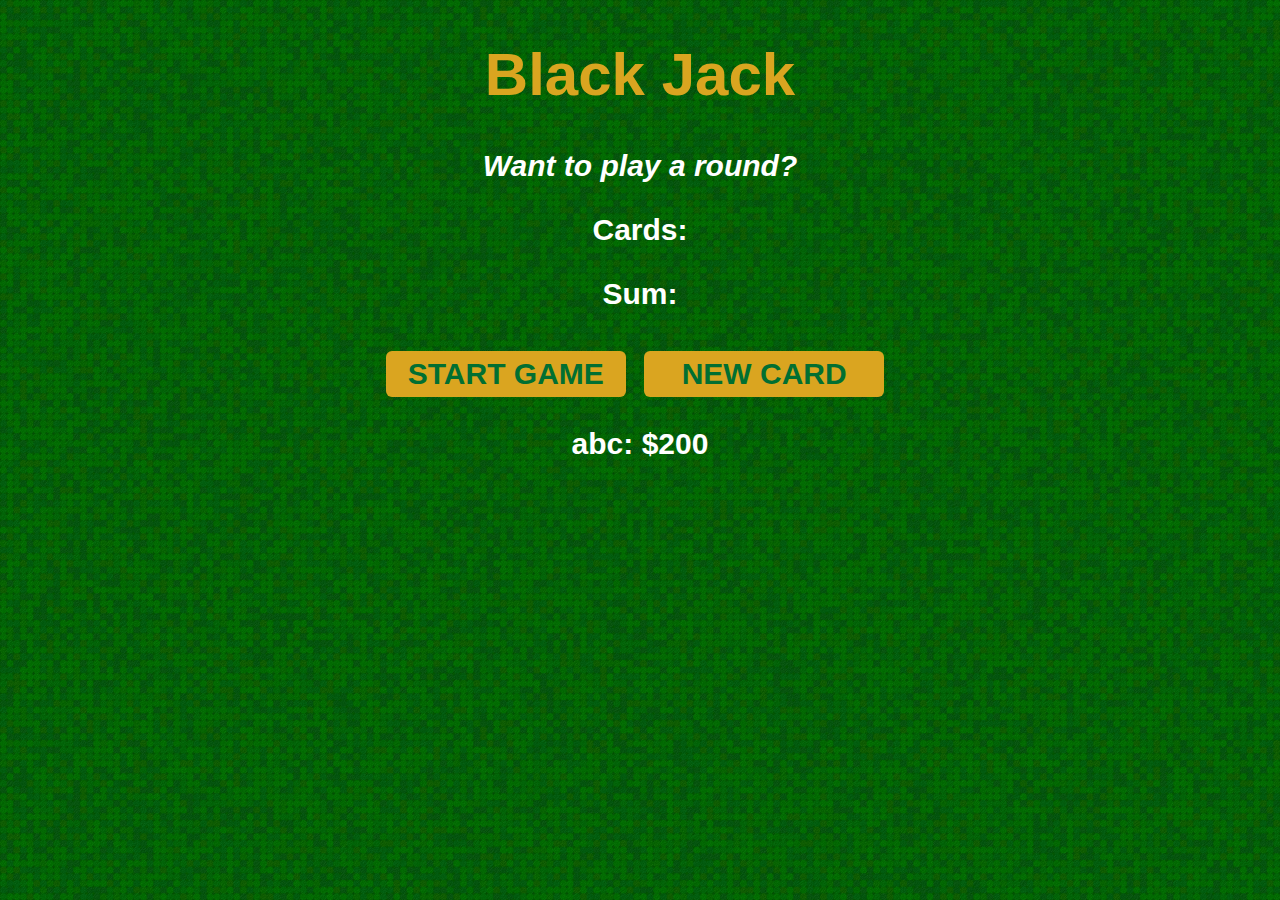
<file: Black Jack Game/index.html>
<!DOCTYPE html>
<html>
  <head>
    <title>Black Jack Game</title>
    <link rel="stylesheet" href="index.css">
  </head>
  <body>
    <h1>Black Jack</h1>
    <p id="message-el">Want to play a round?</p>
    <p id="cards-el"> Cards: </p>
    <p id="sum-el"> Sum: </p>
    <button id="start-game-button" onclick="startGame()">START GAME</button>
    <button id="new-card-button" onclick="newCard()">NEW CARD</button>
    <p id="player-el"></p>
    <script src="index.js"></script>
  </body>
</html>
</file>
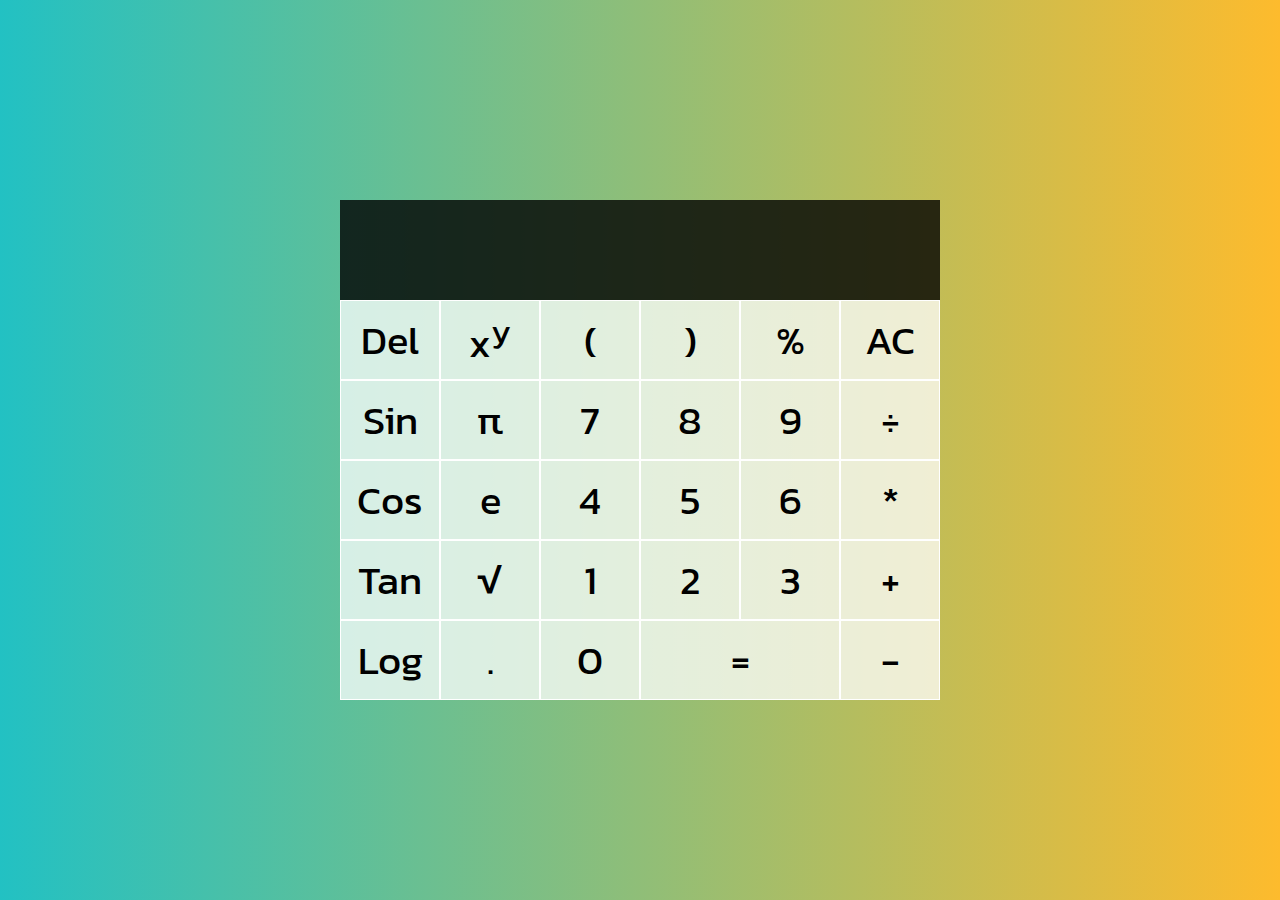
<file: Calculator/index.html>
<!DOCTYPE html>
<html>
  <head>
    <title>Calculator</title>
    <link rel="preconnect" href="https://fonts.googleapis.com">
    <link rel="preconnect" href="https://fonts.gstatic.com" crossorigin>
    <link href="https://fonts.googleapis.com/css2?family=Kanit:wght@400;700&family=Roboto:wght@400;500;700&display=swap" rel="stylesheet">
    <link rel="stylesheet" href="index.css">
  </head>
  <body>
    <div class="calculator-grid">
      <div class="output">
        <div data-previous-operand id="previous-operand"></div>
        <div data-current-operand id="current-operand"></div>
      </div>
      <button data-delete> Del </button>
      <button> x<sup>y</sup> </button>
      <button> ( </button>
      <button> ) </button>
      <button data-operation> % </button>
      <button data-all-clear> AC </button>
      <button> Sin </button>
      <button data-number> &#960; </button>
      <button data-number>7</button>
      <button data-number>8</button>
      <button data-number>9</button>
      <button data-operation> &#247; </button>
      <button> Cos </button>
      <button data-number>e</button>
      <button data-number>4</button>
      <button data-number>5</button>
      <button data-number>6</button>
      <button data-operation> * </button>
      <button> Tan </button>
      <button> &#8730; </button>
      <button data-number>1</button>
      <button data-number>2</button>
      <button data-number>3</button>
      <button data-operation> &#43; </button>
      <button> Log </button>
      <button data-number> &#46; </button>
      <button data-number>0</button>
      <button data-equals class="twospan"> &#61; </button>
      <button data-operation> - </button>
    </div>
    <script src="index.js"></script>
  </body>
</html>
</file>
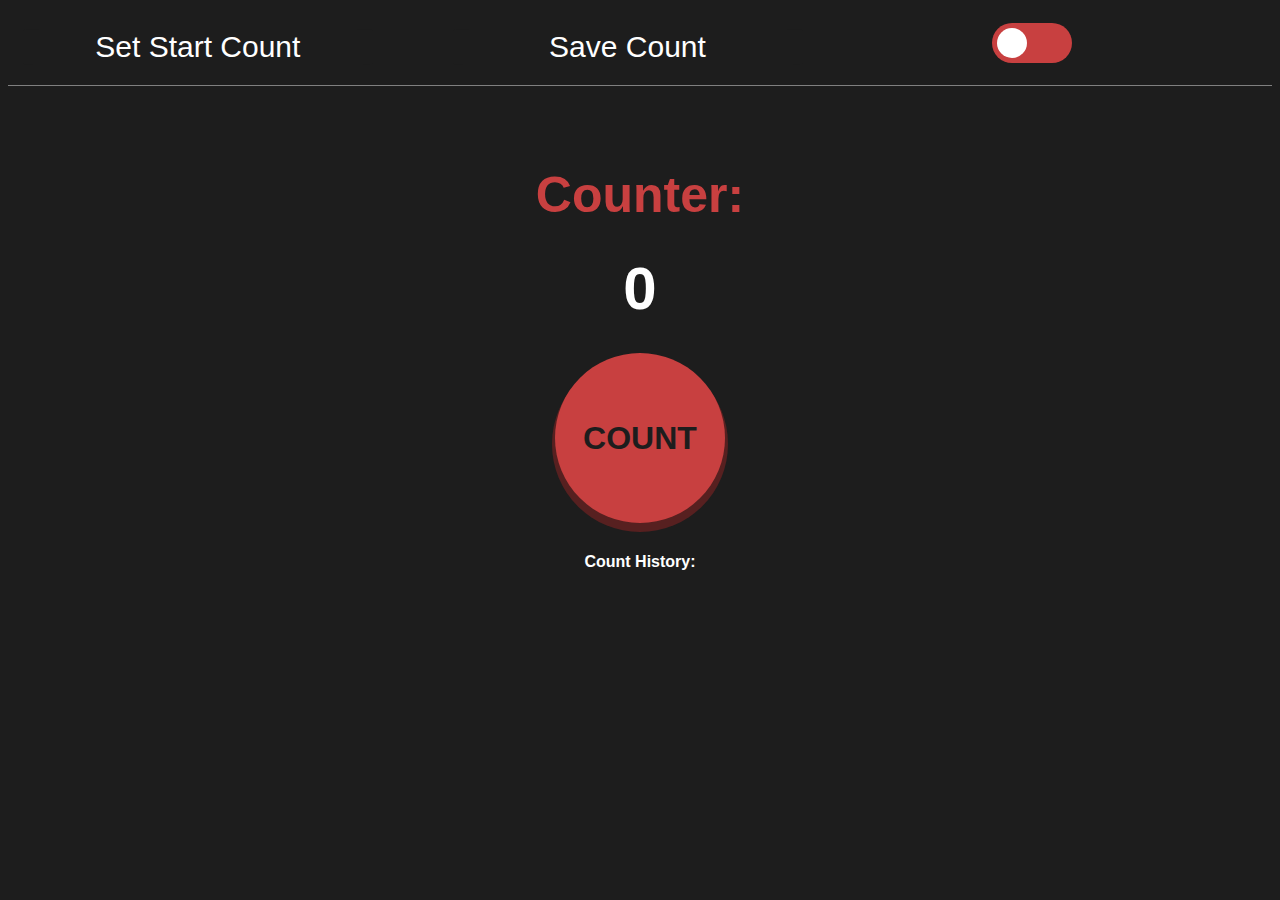
<file: Counting App/index.html>
<!DOCTYPE html>
<html>
  <head>
    <title>counter app</title>
    <link rel="stylesheet" href="index.css">
  </head>
  <body>
      <nav class="navigation-bar">
        <div class="left-nav">
          <button data-pop-up-target="#pop-up" id="set-start-btn">Set Start Count </button> 
        </div>
        <div class="middle-nav"> 
          <button id="save-btn">Save Count</button>
        </div>
        <div class="left-nav"> 
          <label class="switch">
            <input type="checkbox">
            <span class="slider"></span>
          </label>
        </div>
      </nav>
      <!--Set Start count popup window-->
      <div class="pop-up" id="pop-up">
        <div class="pop-up-header">
          <div class="pop-up-title">
            Set Start Count
          </div>
          <button data-close-button class="pop-up-cross">
            &times;
          </button>
        </div>
        <div class="pop-up-body">
          <input type="number" class="set-count-start-input" id="start-input" value="0">
          <button class="check-mark" id="check-mark"> &#10003;</button>
        </div>  
      </div>
      <div id="overlay"> </div>
      <h1>Counter:</h1>
      <h2 id="count-el">0</h2>
      <button id="increment-btn">COUNT</button>
      <p id="save-el">Count History: </p>
      <script src="index.js"> </script>
  </body>
</html>
</file>
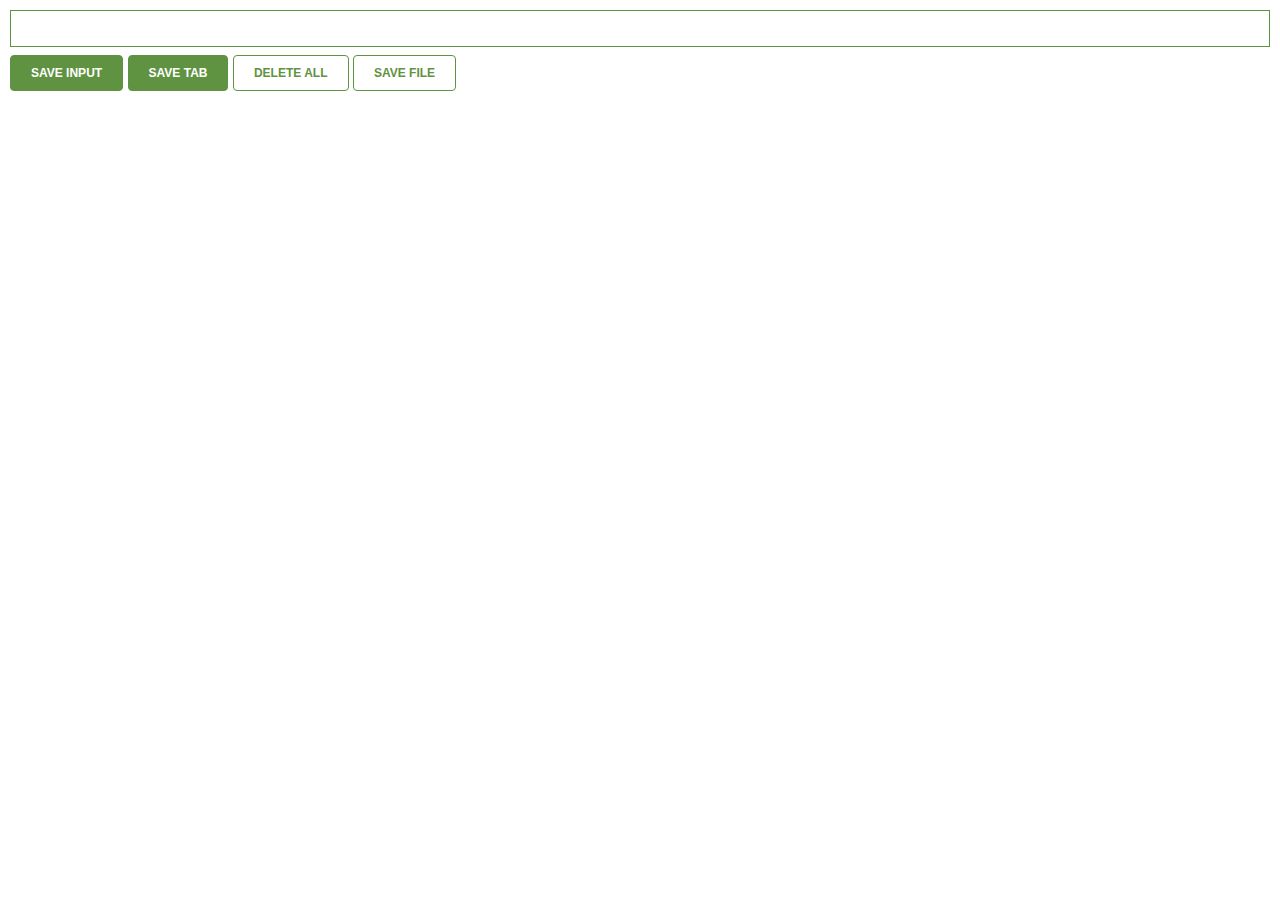
<file: Lead Tracker/index.html>
<!DOCTYPE html>
<html>
  <head>
    <link rel="stylesheet" href="index.css">
  </head>
  <body>
    <input type="text" id="input-el" >
    <button id="input-btn">SAVE INPUT</button>
    <button id="savetab-btn">SAVE TAB</button>
    <button id="delete-btn">DELETE ALL</button>
    <button id="savefile-btn">SAVE FILE</button>
    <ul id="ul-el"></ul>
    <script src="index.js"></script>
  </body>
</html>
</file>
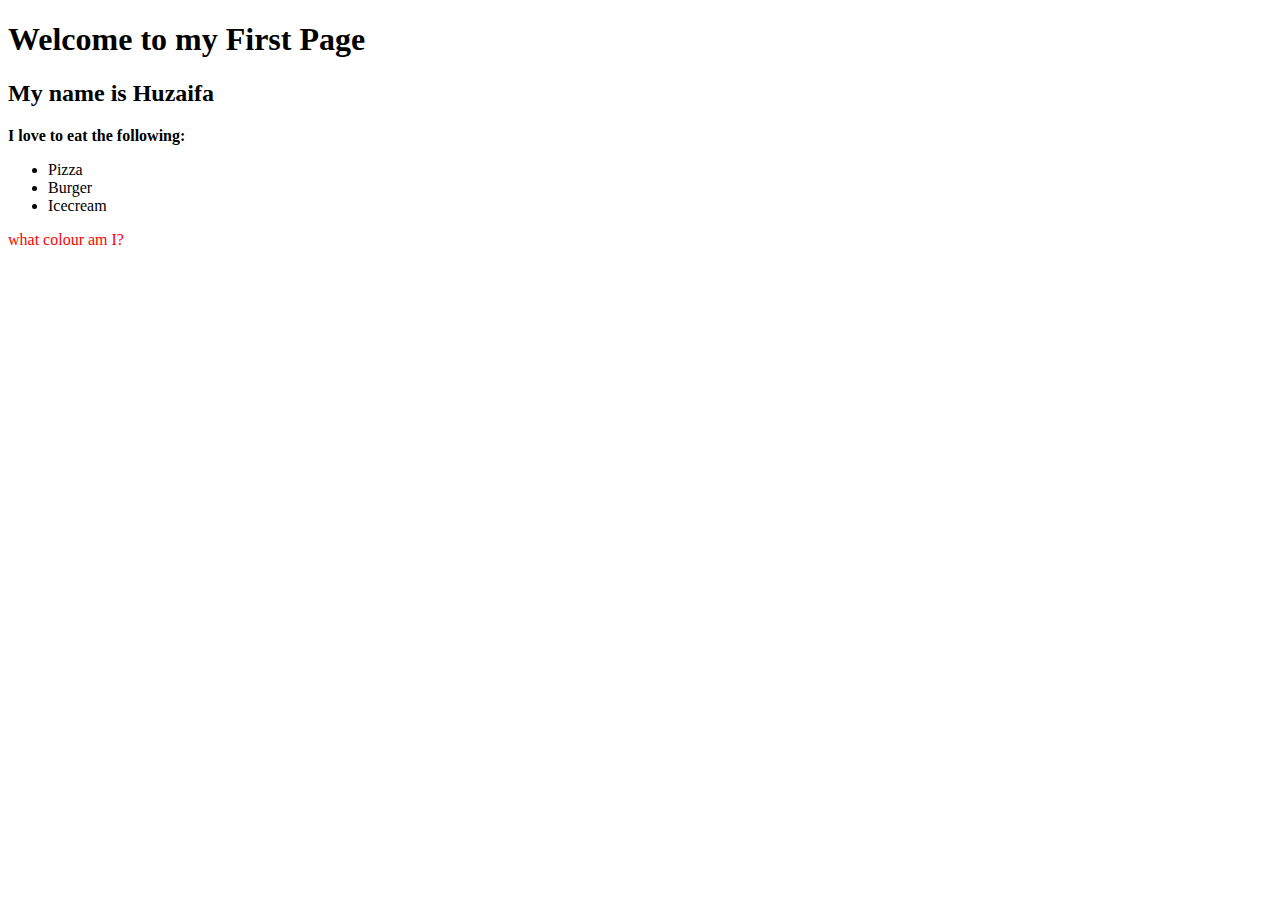
<file: Random Practice/index.html>
<!DOCTYPE html>
<html>
  <head>
    <title>Practice webpage</title>
    <link rel="stylesheet" href="styles/text.css">
  </head>
  <body>  
    <h1>
      Welcome to my First Page
    </h1>
    <h2>
      My name is Huzaifa
    </h2>
    <p> 
      <strong> 
        I love to eat the following: 
      </strong> 
    </p>
    <ul>
       <li>Pizza</li>
       <li>Burger</li>
       <li>Icecream</li>
    </ul>
    <a class="changemeagain changeme">what colour am I?</a>
  </body>
</html>
</file>
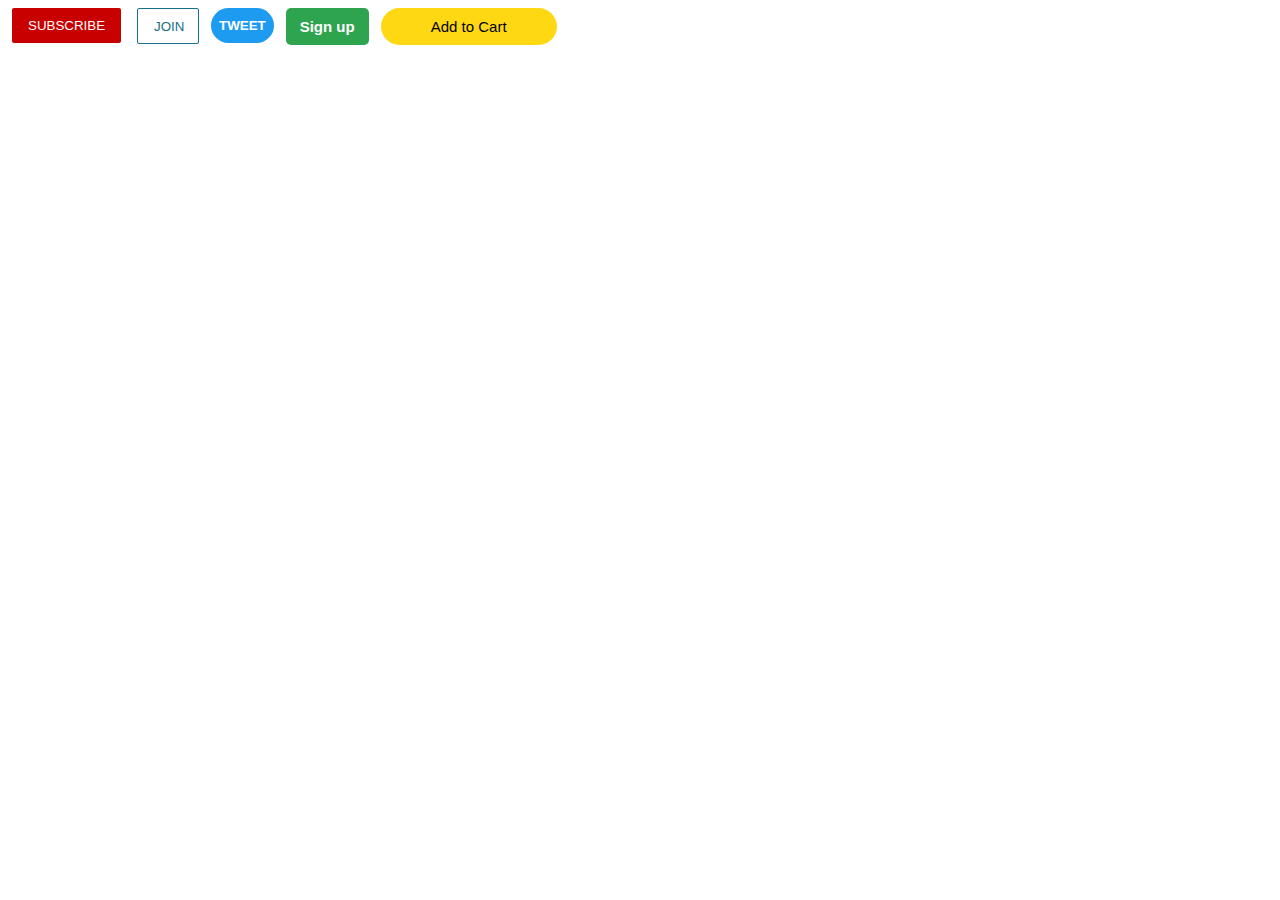
<file: Random Practice/buttons.html>
<!DOCTYPE html>
<html>
  <head>
    <title>buttons practice</title>
    <link rel="stylesheet" href="styles\buttons.css">
  </head>
  <body>
    <button class="subscribe-button">
      SUBSCRIBE
    </button>
    <button class="join-button">
      JOIN
    </button>
    <button class="tweet-button">
      TWEET
    </button>
    <button class="sign-up-button">
      Sign up 
    </button>
    <button class="amazon-button">
      Add to Cart  
    </button>
  </body>
</html>
</file>
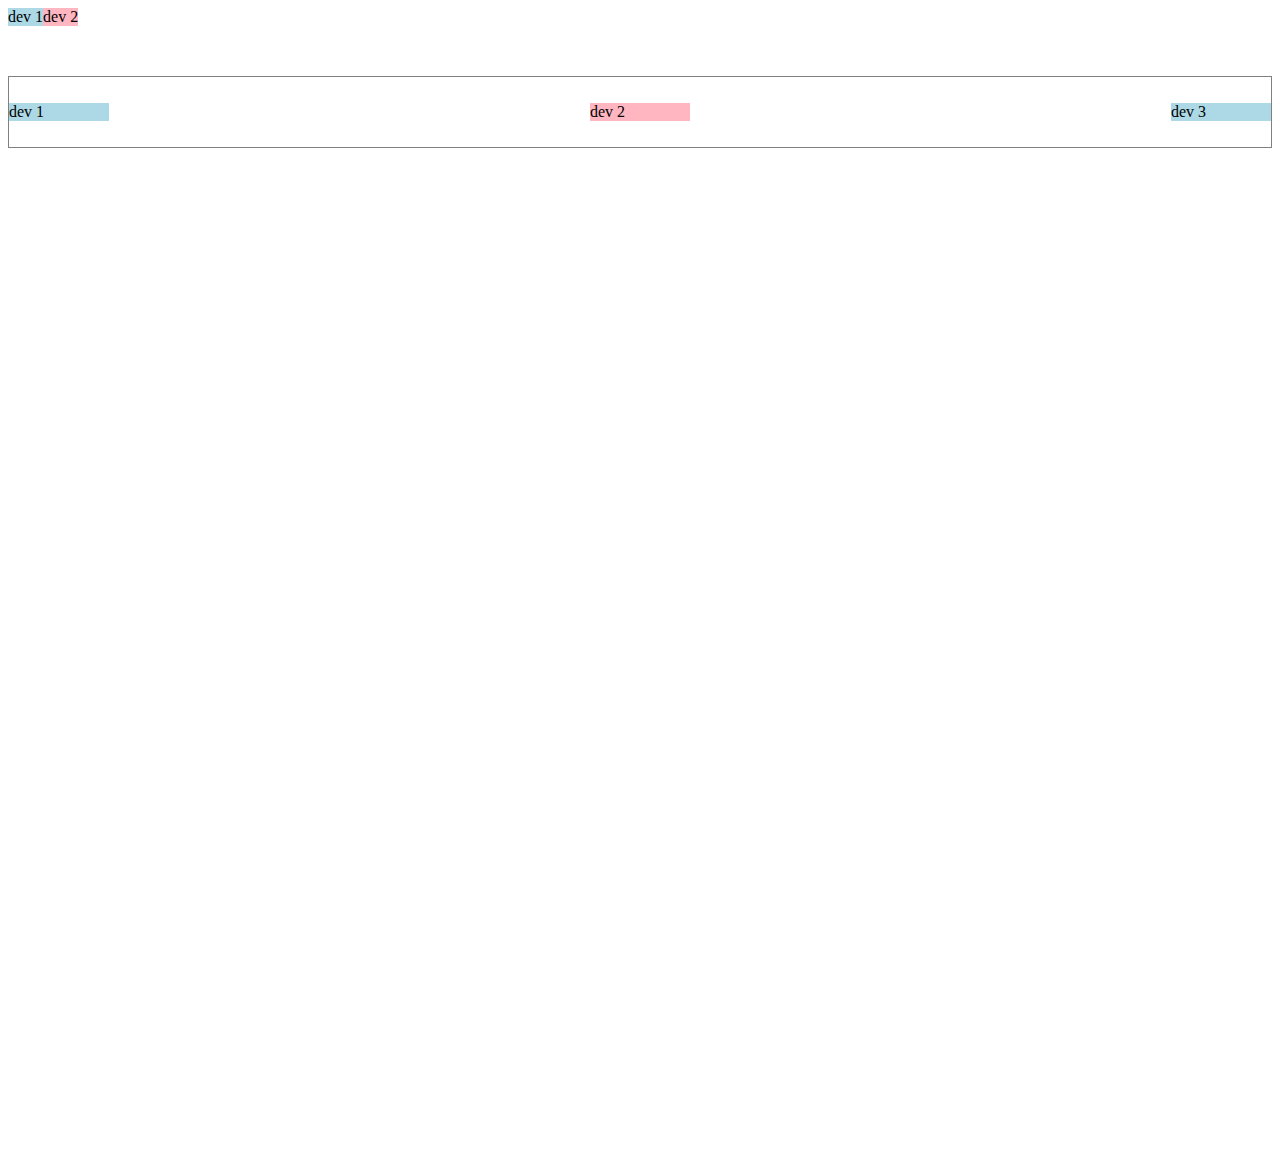
<file: Random Practice/flexbox.html>
<!DOCTYPE html>
<html>
  <head>
    <title>Flexbox practice</title>
  </head> 
  <body style="padding-bottom: 1000px;">
    <div style="
      display:flex;
      flex-direction: row;">
      <div style="background-color: lightblue;"> dev 1 </div>
      <div style="background-color: lightpink;"> dev 2 </div>
    </div>

    <div style="
      display:flex;
      flex-direction: row;
      height: 70px;
      border-width: 1px;
      border-style: solid;
      border-color: grey;
      margin-top: 50px;
      align-items: center;
      justify-content: space-between;">
      <div style="background-color: lightblue;
      width: 100px;"> dev 1 </div>
      <div style="background-color: lightpink;
      width: 100px;"> dev 2 </div>
      <div style="background-color: lightblue;
      width: 100px;"> dev 3 </div>
    </div>
  </body>
</html>
</file>
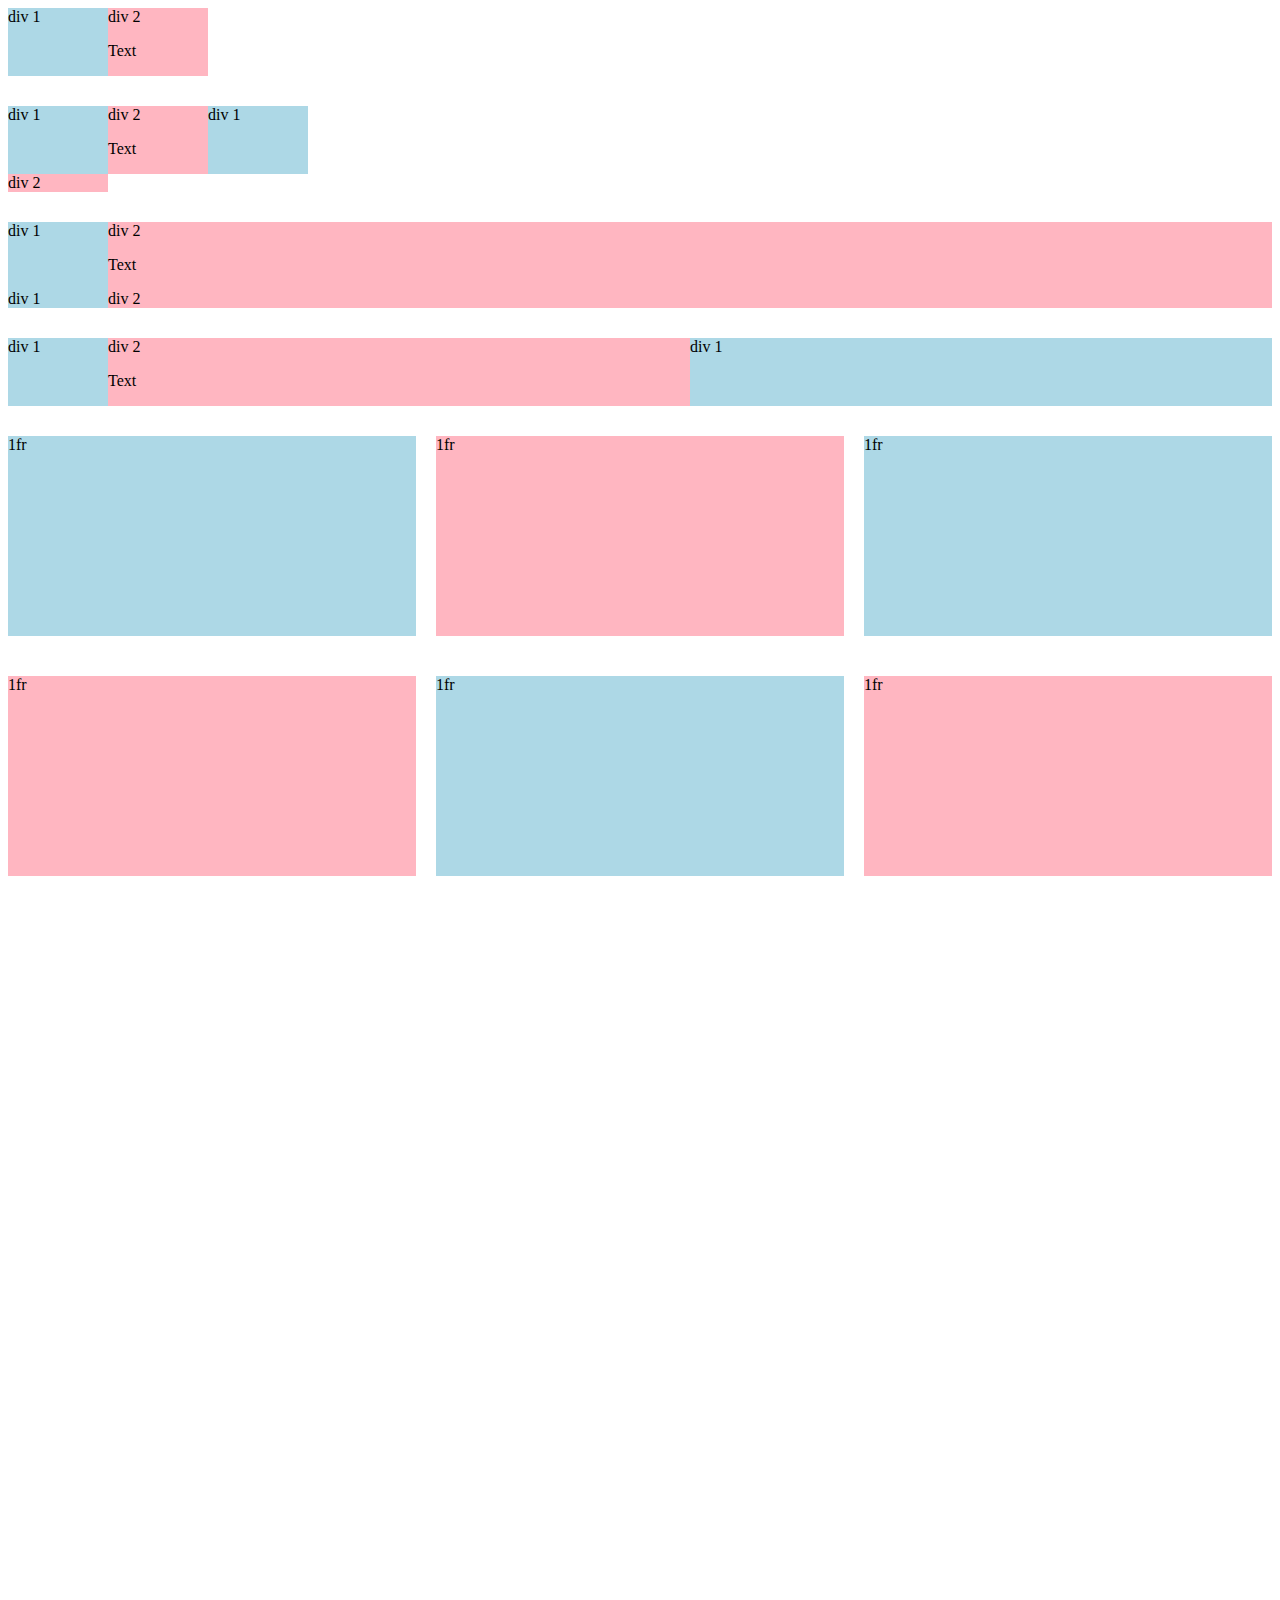
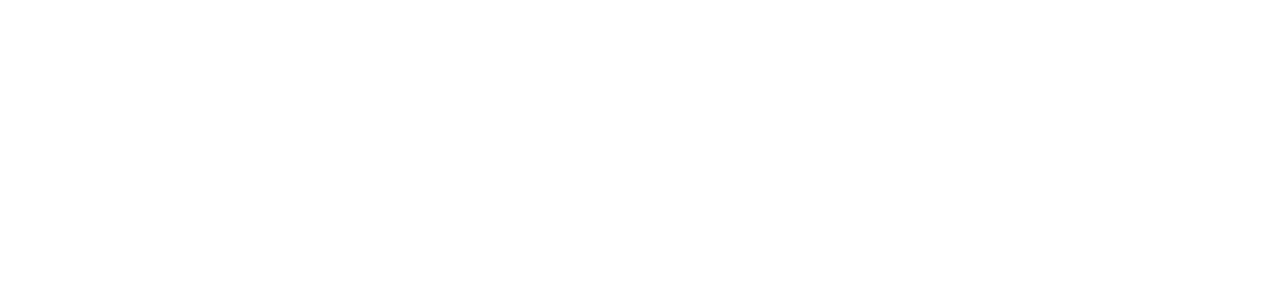
<file: Random Practice/grid.html>
<!DOCTYPE html>
<html>
  <head>
    <title>Grid Practice</title>
  </head>
  <body style="padding-bottom: 1000px;">
    <div style="
      display: grid;
      grid-template-columns: 100px 100px;">
      <div style="background-color: lightblue;">div 1</div>
      <div style="background-color: lightpink;">div 2<p> Text </p></div>
    </div>
    <div style="
    display: grid;
    grid-template-columns: 100px 100px 100px;
    margin-top: 30px;">
    <div style="background-color: lightblue;">div 1</div>
    <div style="background-color: lightpink;">div 2<p> Text </p></div>
    <div style="background-color: lightblue;">div 1</div>
    <div style="background-color: lightpink;">div 2</div>
  </div>

  <div style="
    display: grid;
    grid-template-columns: 100px 1fr ;
    margin-top: 30px;">
    <div style="background-color: lightblue;">div 1</div>
    <div style="background-color: lightpink;">div 2<p> Text </p></div>
    <div style="background-color: lightblue;">div 1</div>
    <div style="background-color: lightpink;">div 2</div>
  </div>

  <div style="
    display: grid;
    grid-template-columns: 100px 1fr 1fr;
    margin-top: 30px;">
    <div style="background-color: lightblue;">div 1</div>
    <div style="background-color: lightpink;">div 2<p> Text </p></div>
    <div style="background-color: lightblue;">div 1</div>
  </div>

  <div style="
    display: grid;
    grid-template-columns: 1fr 1fr 1fr;
    margin-top: 30px;
    column-gap: 20px;
    row-gap: 40px;">
    <div style="height: 200px; background-color: lightblue;">1fr</div>
    <div style="height: 200px; background-color: lightpink;">1fr</div>
    <div style="height: 200px; background-color: lightblue;">1fr</div>
    <div style="height: 200px; background-color: lightpink;">1fr</div>
    <div style="height: 200px; background-color: lightblue;">1fr</div>
    <div style="height: 200px; background-color: lightpink;">1fr</div>
  </div>
  </body>
</html>
</file>
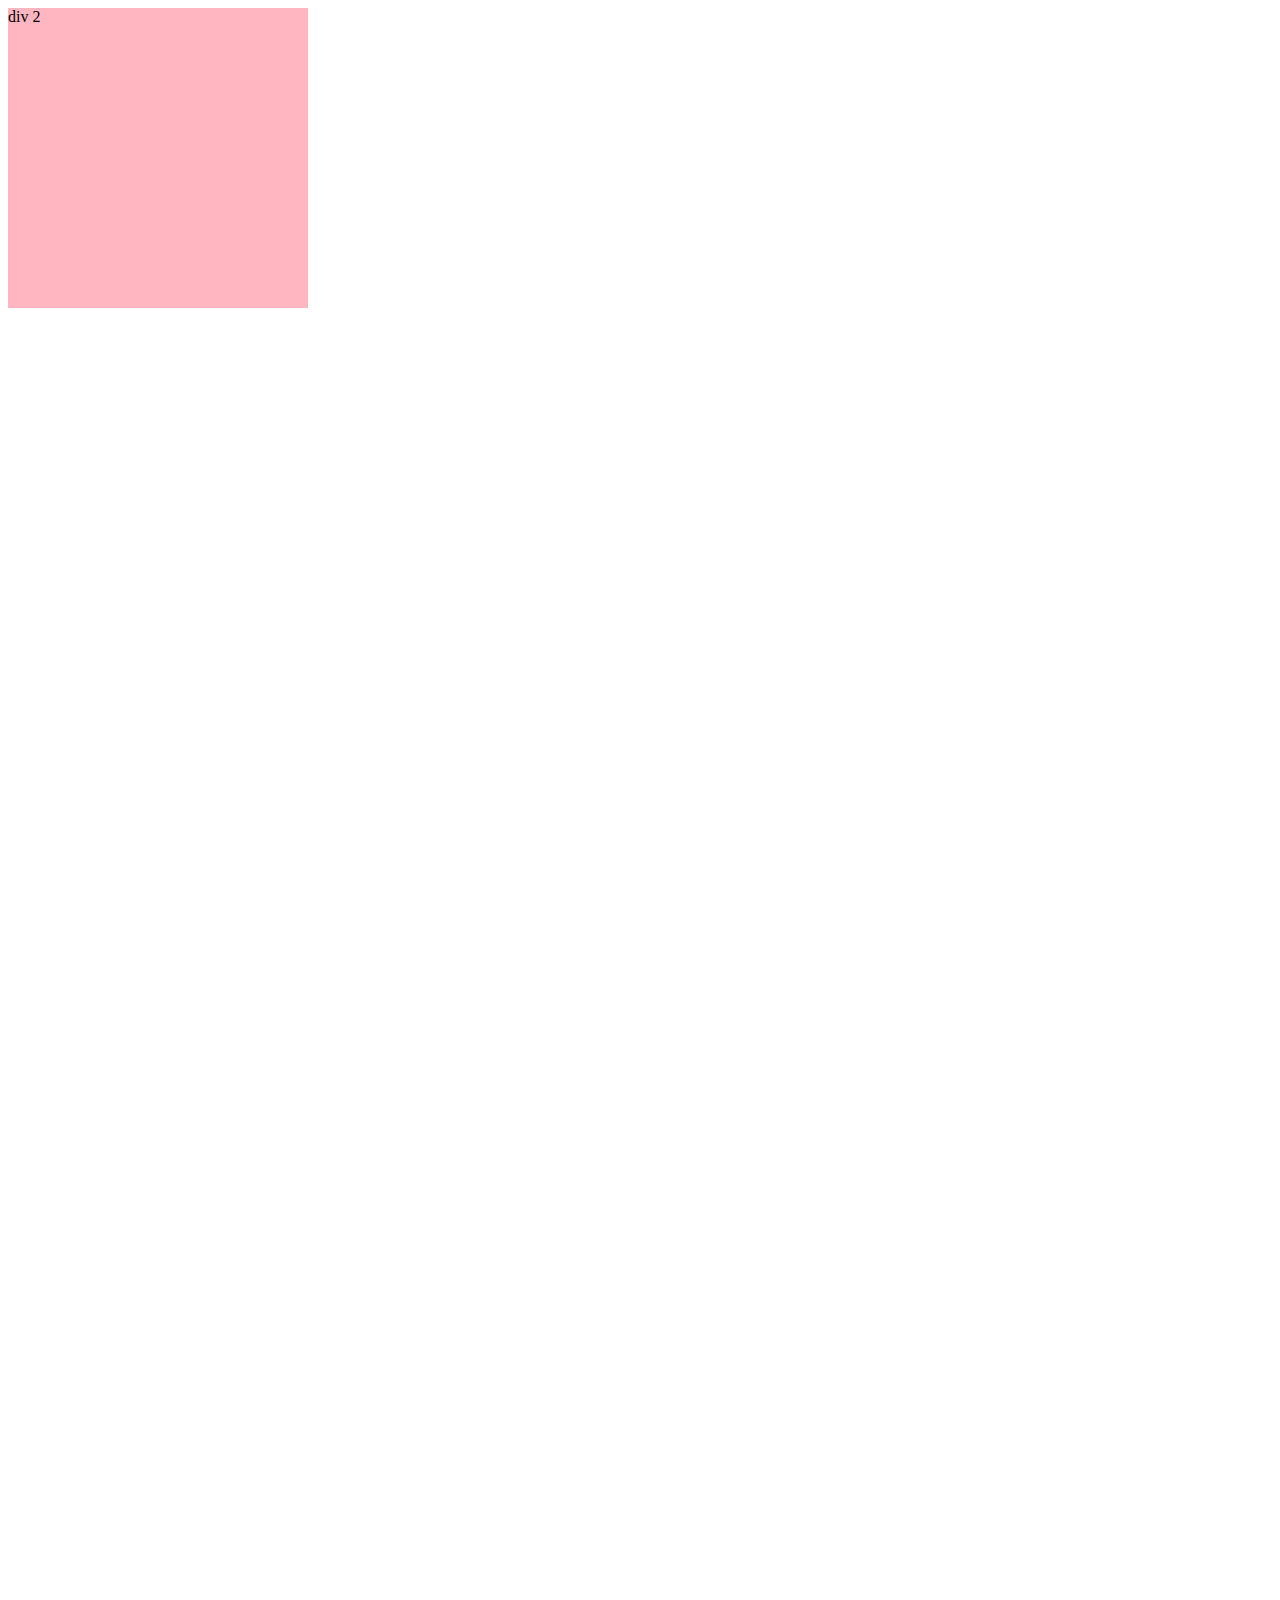
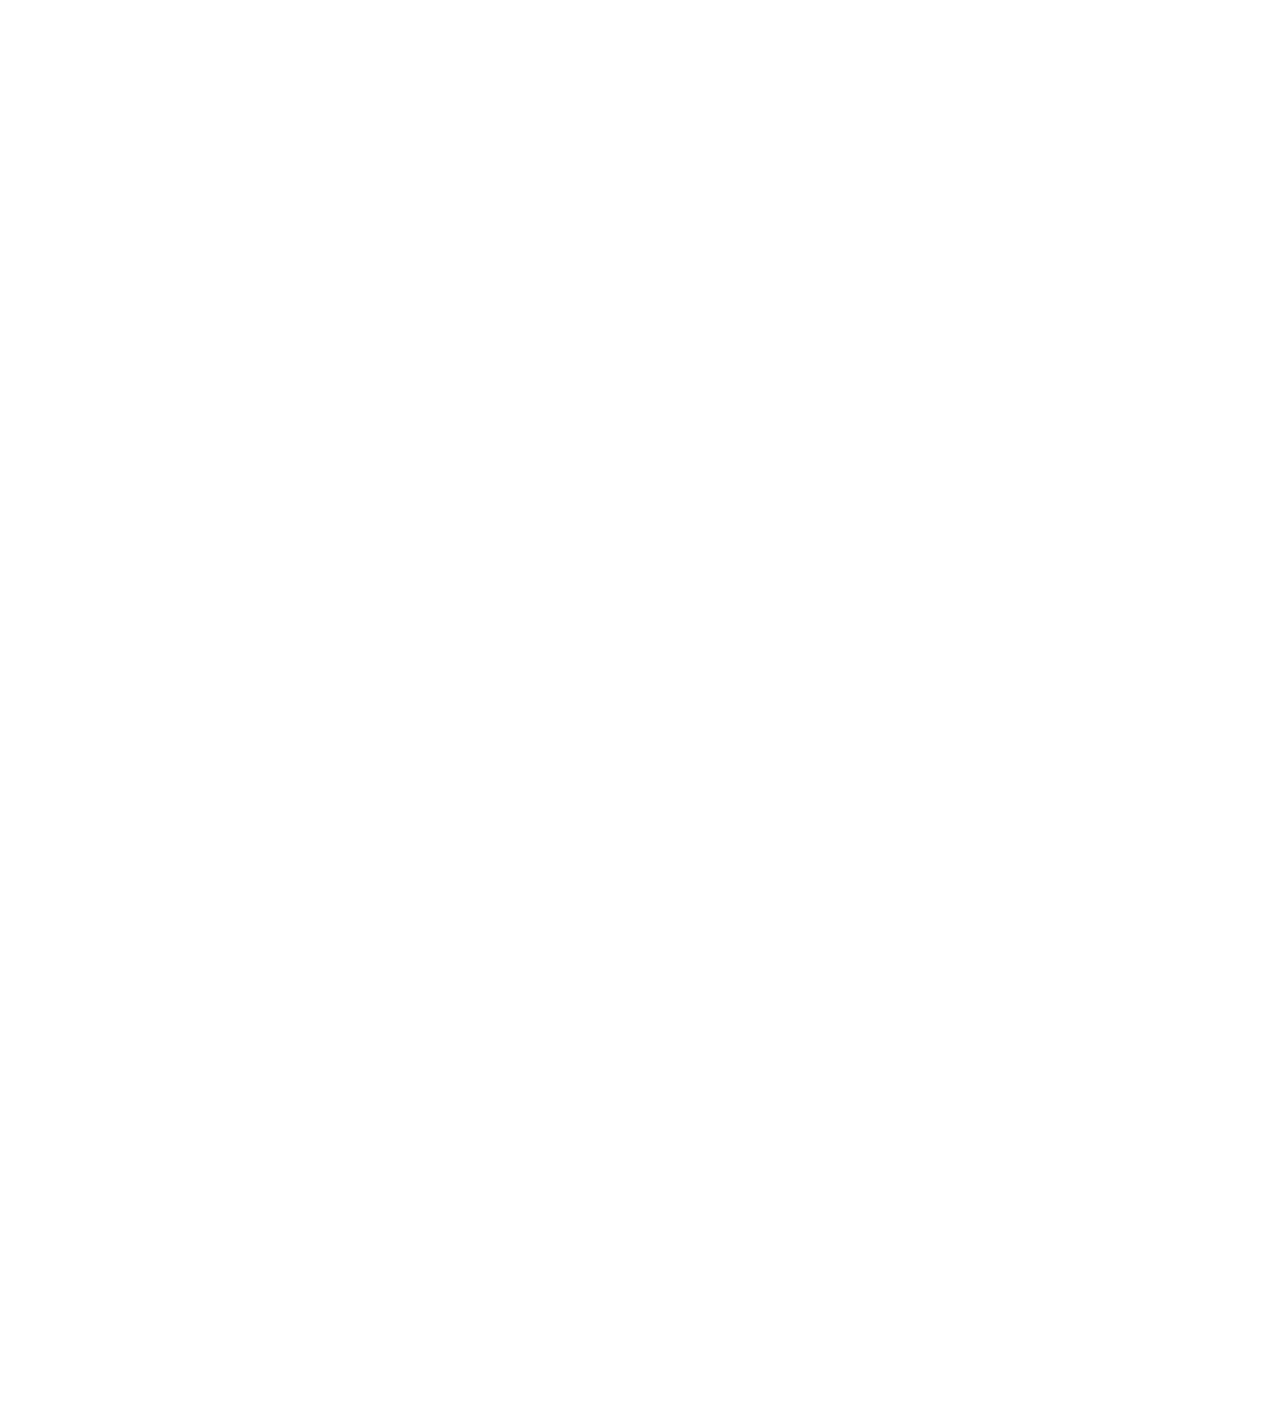
<file: Random Practice/positions.html>
<!DOCTYPE html>
<html>
  <head>
    <title>position practice</title>
  </head>
  <body style="height: 3000px;">
    <div style="
      background-color: lightblue;
      height: 300px;
      width: 300px;
      position: fixed">div 1</div>
    <div style="
    background-color: lightpink;
    height: 300px;
    width: 300px;
    position: fixed">div 2</div>
  </body>
</html>
</file>
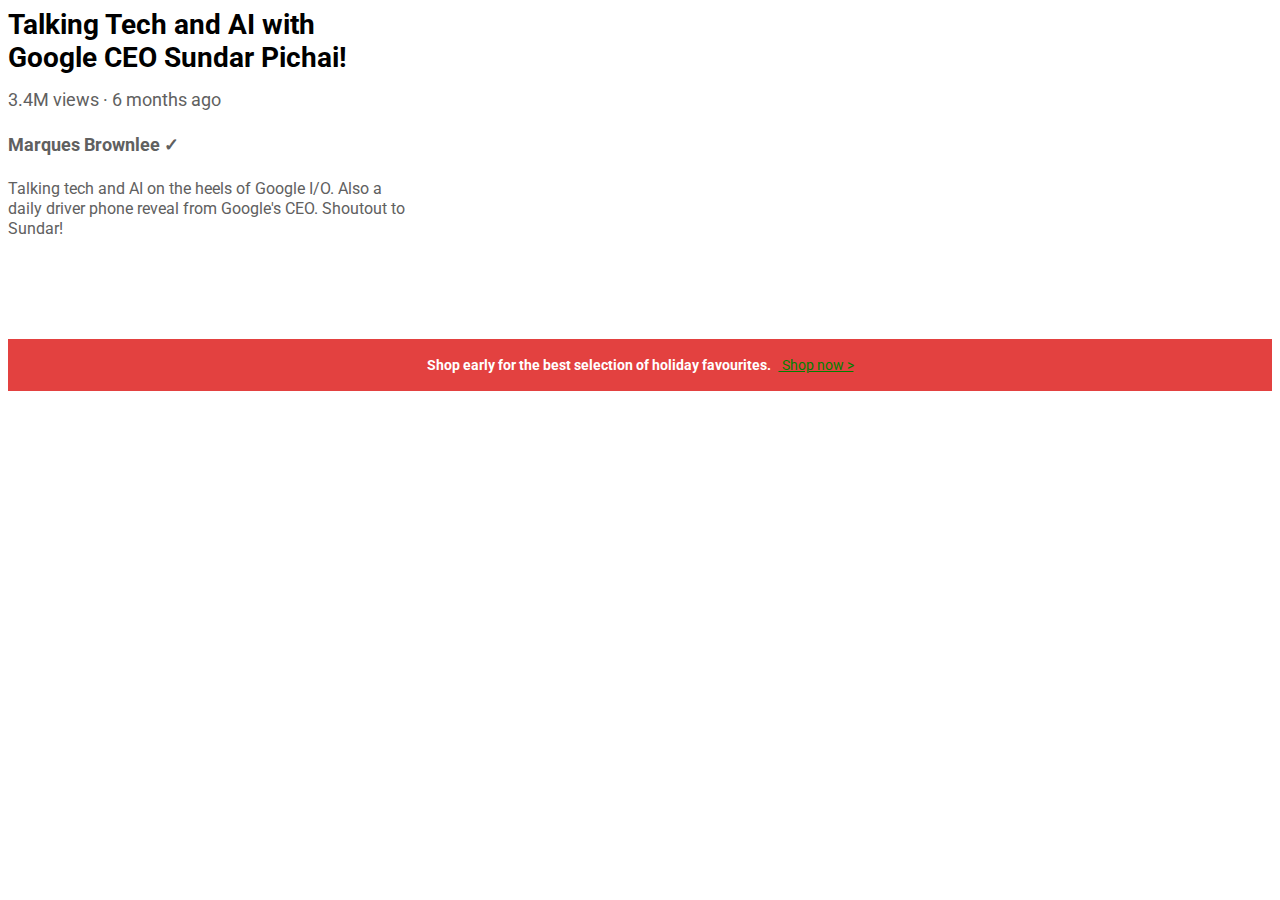
<file: Random Practice/text.html>
<!DOCTYPE html>
<html>
  <head>
    <title>text practice</title>
    <link rel="preconnect" href="https://fonts.googleapis.com">   
    <link rel="preconnect" href="https://fonts.gstatic.com" crossorigin>
    <link href="https://fonts.googleapis.com/css2?family=Roboto:wght@400;700&display=swap" rel="stylesheet">
    <link rel="stylesheet" href="styles/text.css">
  </head>
  <body>  
    <p class="video-title">
      Talking Tech and AI with Google CEO Sundar Pichai!
    </p>
    <p class="video-stats">
      3.4M views &#183; 6 months ago
    </p>
    <p class="video-author">
      Marques Brownlee &#10003;
    </p>
    <p class="video-description">
      Talking tech and AI on the heels of Google I/O. 
      Also a daily driver phone reveal from Google's CEO. 
      Shoutout to Sundar!
    </p>
    <p class="apple-text">
      <strong>Shop early for the best selection of holiday favourites.</strong><a href="https://www.youtube.com/watch?v=G3e-cpL7ofc&list=PLf-NBcPVX0GQdYIIPupx1kd0kxTRm7YyA&index=3"><span class="shop-now"> Shop now &#62;</span></a>
    </p>
  </body>
</html>
</file>
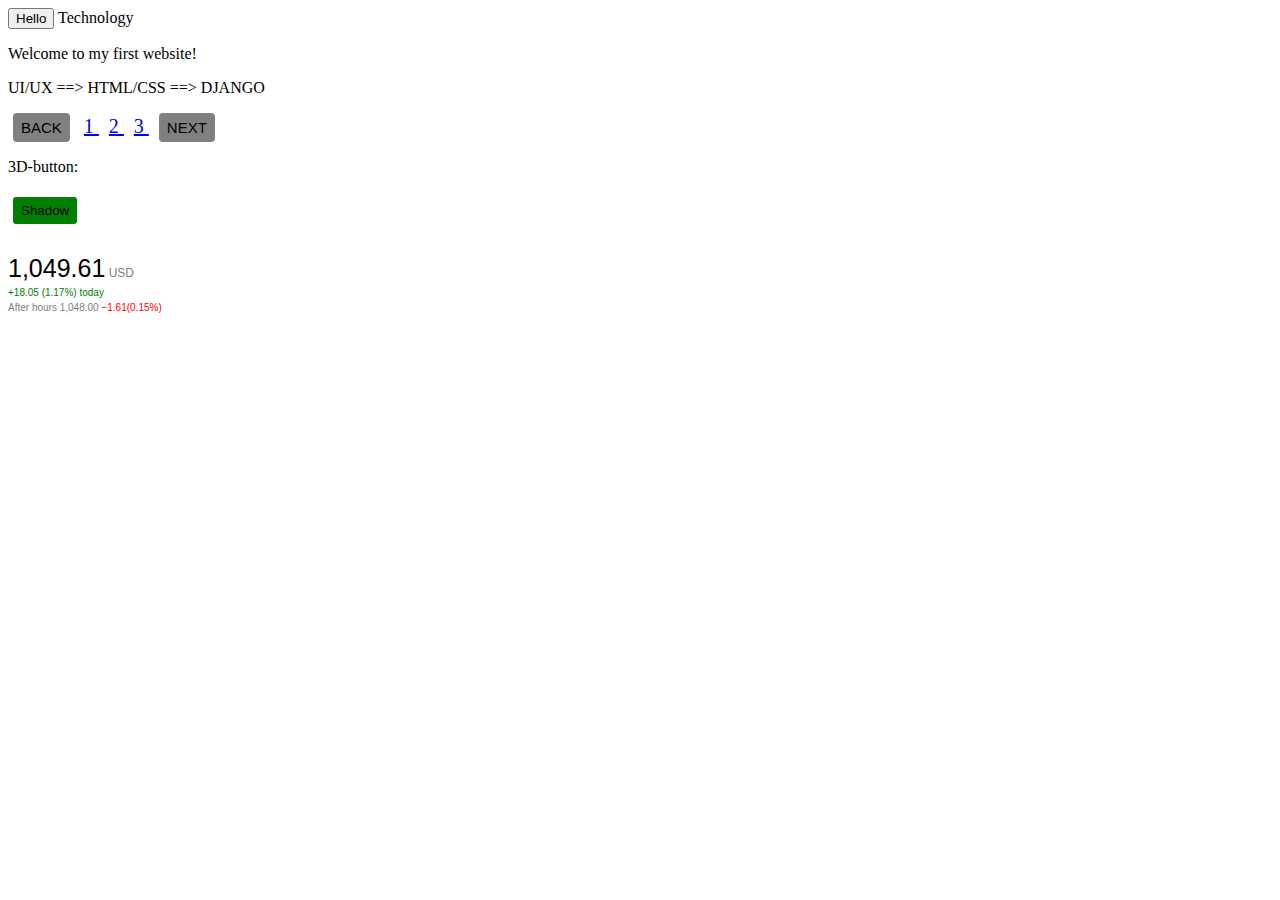
<file: Random Practice/webpage1.html>
<!DOCTYPE HTML>
<html>
    <head>
        <title>practice website</title>
        <link rel="stylesheet" href="styles/webpage1.css">
    </head>
    <body>
        <button>
            Hello
        </button>
        <buttons>    
            Technology
        </button>
        <p class="Text">
            Welcome to my first website!
        </p>
        <p>
            UI/UX ==> HTML/CSS ==> DJANGO
        </p>
        <button class="back-button">
            BACK
        </button>   
        <a href="https://www.youtube.com/" target="_blank">
            1
        </a>
        <a href="https://www.youtube.com/" target="_blank">
            2
        </a>
        <a href="https://www.youtube.com/" target="_blank">
            3
        </a>
        <button class="next-button">
            NEXT
        </button>
        <p>
            3D-button:
        </p>
        <button class="shadow-button">
            Shadow
        </button>
        <p class="title">
            1&#44;049&#46;61<span class="USD"> USD </span>
        </p>
        <p class="rate">
            &#43;18&#46;05 (1&#46;17&#37;) today    
        </p> 
        <p class="description">
            After hours 1&#44;048&#46;00 <span class="red-text"> &#8722;1&#46;61(0&#46;15&#37;)</span>
        </p>
    </body>
</html>
</file>
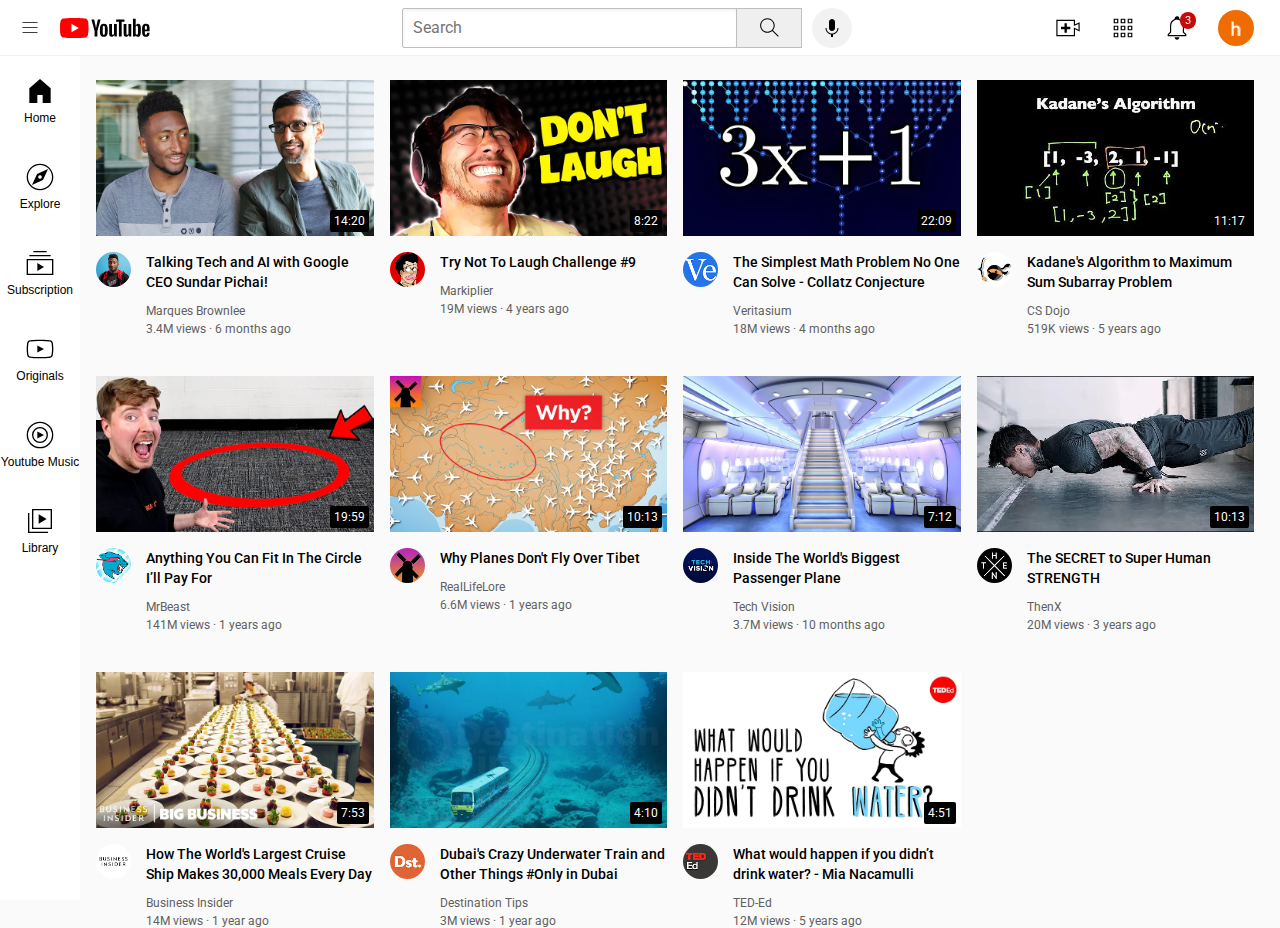
<file: Youtube Clone/youtube.html>
<!DOCTYPE html>
<html>
  <head>
    <title> Youtube.com clone </title>
    <link rel="preconnect" href="https://fonts.googleapis.com">
    <link rel="preconnect" href="https://fonts.gstatic.com" crossorigin>
    <link href="https://fonts.googleapis.com/css2?family=Roboto:wght@400;500;700&display=swap" rel="stylesheet">
    <link rel="stylesheet" href="styles/video.css">
    <link rel="stylesheet" href="styles/general.css">
    <link rel="stylesheet" href="styles/header.css">
    <link rel="stylesheet" href="styles/sidebar.css">
  </head>
  <body>
    <div class="header">
      <div class="left-section">
        <img class="hamburger-menu" src="icons/hamburger-menu.svg">
        <img class="youtube-logo" src="icons/youtube-logo.svg">
      </div>
      <div class="middle-section">
        <input class="search-box" type="text" placeholder="Search">
        <button class="search-button">
          <img class="search-icon" src="icons/search.svg">
          <div class="tooltip">Search</div>
        </button>
        <button class="voice-search-button">
          <img class="voice-search-icon" src="icons/voice-search-icon.svg">
          <div class="tooltip">Search with your voice</div>
        </button>
      </div>
      <div class="right-section">
        <div class="upload-icon-container">
          <img src="icons/upload.svg" class="upload-icon">
          <div class="tooltip">Create</div>
        </div>
        <div class="youtube-icon-container">
          <img src="icons/youtube-apps.svg" class="youtube-apps-icon">
          <div class="tooltip">youtube apps</div>
        </div>
        <div class="notification-icon-container">
          <div class="notification-count"> 3 </div>
          <img src="icons/notifications.svg" class="notification-icon">
          <div class="tooltip">view notifications</div>
        </div>
        <img src="channel-pictures/my-channel.jpeg" class="user-profile">
      </div>
    </div>
    <div class="sidebar">
      <div class="sidebar-link">
        <img src="icons/home.svg">
        <div>Home</div>
      </div>
      <div class="sidebar-link">
        <img src="icons/explore.svg">
        <div>Explore</div>
      </div>
      <div class="sidebar-link">
        <img src="icons/subscriptions.svg">
        <div>Subscription</div>
      </div>
      <div class="sidebar-link">
        <img src="icons/originals.svg">
        <div>Originals</div>
      </div>
      <div class="sidebar-link">
        <img src="icons/youtube-music.svg">
        <div>Youtube Music</div>
      </div>
      <div class="sidebar-link">
        <img src="icons/library.svg">
        <div>Library</div>
      </div>
    </div>
    <div class="video-grid">
      <div class="video-preview">
        <div class="thumbnail-row">
          <div class="video-time"> 14:20 </div>
          <img class="thumbnail" src="thumbnails/thumbnail-1.webp">
        </div>
        <div class="video-info-grid">
          <div class="channel-pictures">
            <img class="profile-picture" src="channel-pictures/channel-1.jpeg">    
          </div>
          <div class="video-info">
            <p class="video-title">
              Talking Tech and AI with Google CEO Sundar Pichai!
            </p> 
            <p class="video-author">
              Marques Brownlee
            </p>
            <p class="video-stats">
              3.4M views &#183; 6 months ago
            </p>
          </div>
        </div>
      </div>
      <div class="video-preview">
        <div class="thumbnail-row">
          <div class="video-time"> 8:22 </div>
          <img class="thumbnail" src="thumbnails/thumbnail-2.webp">
        </div>
        <div class="video-info-grid">
          <div class="channel-pictures">
            <img class="profile-picture" src="channel-pictures/channel-2.jpeg">    
          </div>
          <div class="video-info">
            <p class="video-title">
              Try Not To Laugh Challenge #9
            </p> 
            <p class="video-author">
              Markiplier
            </p>
            <p class="video-stats">
              19M views &#183; 4 years ago
            </p>
          </div>
        </div>
      </div>
      <div class="video-preview">
        <div class="thumbnail-row">
          <div class="video-time"> 22:09 </div>
          <img class="thumbnail" src="thumbnails/thumbnail-4.webp">
        </div>
        <div class="video-info-grid">
          <div class="channel-pictures">
            <img class="profile-picture" src="channel-pictures/channel-4.jpeg">    
          </div>
          <div class="video-info">
            <p class="video-title">
              The Simplest Math Problem No One Can Solve - Collatz Conjecture
            </p> 
            <p class="video-author">
              Veritasium
            </p>
            <p class="video-stats">
              18M views &#183; 4 months ago
            </p>
          </div>
        </div>
      </div>
      <div class="video-preview">
        <div class="thumbnail-row">
          <div class="video-time"> 11:17 </div>
          <img class="thumbnail" src="thumbnails/thumbnail-5.webp">
        </div>
        <div class="video-info-grid">
          <div class="channel-pictures">
            <img class="profile-picture" src="channel-pictures/channel-5.jpeg">    
          </div>
          <div class="video-info">
            <p class="video-title">    
          Kadane's Algorithm to Maximum Sum Subarray Problem
            </p> 
            <p class="video-author">
              CS Dojo
            </p>
            <p class="video-stats">
              519K views &#183; 5 years ago
            </p>
          </div>
        </div>
      </div>
      <div class="video-preview">
        <div class="thumbnail-row">
          <div class="video-time"> 19:59 </div>
          <img class="thumbnail" src="thumbnails/thumbnail-6.webp">
        </div>
        <div class="video-info-grid">
          <div class="channel-pictures">
            <img class="profile-picture" src="channel-pictures/channel-6.jpeg">    
          </div>
          <div class="video-info">
            <p class="video-title">
              Anything You Can Fit In The Circle I’ll Pay For
            </p> 
            <p class="video-author">
              MrBeast
            </p>
            <p class="video-stats">
              141M views &#183; 1 years ago
            </p>
          </div>
        </div>
      </div>
      <div class="video-preview">
        <div class="thumbnail-row">
          <div class="video-time"> 10:13 </div>
          <img class="thumbnail" src="thumbnails/thumbnail-7.webp">
        </div>
        <div class="video-info-grid">
          <div class="channel-pictures">
            <img class="profile-picture" src="channel-pictures/channel-7.jpeg">    
          </div>
          <div class="video-info">
            <p class="video-title"> 
              Why Planes Don't Fly Over Tibet
            </p> 
            <p class="video-author">
              RealLifeLore
            </p>
            <p class="video-stats">
              6.6M views &#183; 1 years ago
            </p>
          </div>
        </div>
      </div>
      <div class="video-preview">
        <div class="thumbnail-row">
          <div class="video-time"> 7:12 </div>
          <img class="thumbnail" src="thumbnails/thumbnail-8.webp">
        </div>
        <div class="video-info-grid">
          <div class="channel-pictures">
            <img class="profile-picture" src="channel-pictures/channel-8.jpeg">    
          </div>
          <div class="video-info">
            <p class="video-title"> 
              Inside The World's Biggest Passenger Plane
            </p> 
            <p class="video-author">
              Tech Vision
            </p>
            <p class="video-stats">
              3.7M views &#183; 10 months ago
            </p>
          </div>
        </div>
      </div>
      <div class="video-preview">
        <div class="thumbnail-row">
          <div class="video-time"> 10:13 </div>
          <img class="thumbnail" src="thumbnails/thumbnail-9.webp">
        </div>
        <div class="video-info-grid">
          <div class="channel-pictures">
            <img class="profile-picture" src="channel-pictures/channel-9.jpeg">    
          </div>
          <div class="video-info">
            <p class="video-title"> 
              The SECRET to Super Human STRENGTH
            </p> 
            <p class="video-author">
              ThenX
            </p>
            <p class="video-stats">
              20M views &#183; 3 years ago
            </p>
          </div>
        </div>
      </div>
      <div class="video-preview">
        <div class="thumbnail-row">
          <div class="video-time"> 7:53 </div>
          <img class="thumbnail" src="thumbnails/thumbnail-10.webp">
        </div>
        <div class="video-info-grid">
          <div class="channel-pictures">
            <img class="profile-picture" src="channel-pictures/channel-10.jpeg">    
          </div>
          <div class="video-info">
            <p class="video-title"> 
              How The World's Largest Cruise Ship Makes 30,000 Meals Every Day
            </p> 
            <p class="video-author">
              Business Insider
            </p>
            <p class="video-stats">
              14M views &#183; 1 year ago
            </p>
          </div>
        </div>
      </div>
      <div class="video-preview">
        <div class="thumbnail-row">
          <div class="video-time"> 4:10 </div>
          <img class="thumbnail" src="thumbnails/thumbnail-11.webp">
        </div>
        <div class="video-info-grid">
          <div class="channel-pictures">
            <img class="profile-picture" src="channel-pictures/channel-11.jpeg">    
          </div>
          <div class="video-info">
            <p class="video-title"> 
              Dubai's Crazy Underwater Train and Other Things #Only in Dubai
            </p> 
            <p class="video-author">
              Destination Tips
            </p>
            <p class="video-stats">
              3M views &#183; 1 year ago
            </p>
          </div>
        </div>
      </div>
      <div class="video-preview">
        <div class="thumbnail-row">
          <div class="video-time"> 4:51 </div>
          <img class="thumbnail" src="thumbnails/thumbnail-12.webp">
        </div>
        <div class="video-info-grid">
          <div class="channel-pictures">
            <img class="profile-picture" src="channel-pictures/channel-12.jpeg">    
          </div>
          <div class="video-info">
            <p class="video-title"> 
              What would happen if you didn’t drink water? - Mia Nacamulli
            </p> 
            <p class="video-author">
              TED-Ed
            </p>
            <p class="video-stats">
              12M views &#183; 5 years ago
            </p>
          </div>
        </div>
      </div>
    </div>
  </body>
</html>
</file>
<file: Black Jack Game/index.css>
body{
  font-family: 'Trebuchet MS', 'Lucida Sans Unicode', 'Lucida Grande', 'Lucida Sans', Arial, sans-serif;
  background-image: url(bg.png);
  background-size: cover;
  color: white;
  font-size: 30px;
  text-align: center;
  font-weight: bold;
}

h1{
  color: goldenrod;
}
button{
  margin: 0;
}

#message-el{
  font-style: italic;
}
#start-game-button, #new-card-button{
  font-family: 'Trebuchet MS', 'Lucida Sans Unicode', 'Lucida Grande', 'Lucida Sans', Arial, sans-serif;
  font-size: 30px;
  border: none;
  color: #016f32;
  width: 240px;
  padding-top: 6px;
  padding-bottom: 6px;
  background-color: goldenrod;
  border-radius: 6px;
  font-weight: bold;
  margin-top: 10px;
  margin-right: 10px;
}
</file>
<file: Calculator/index.css>
*, *::before , *::after{
  box-sizing: border-box;
  font-family: kanit, sans-serif;
  font-weight: normal;
}

body{
  margin: 0;
  padding: 0;
  background: linear-gradient(90deg, rgba(34, 193, 195, 1) 0%, rgba(253,187, 45,1) 100%);
}

.calculator-grid{  
  display: grid;
  justify-content: center;
  align-content: center;
  min-height: 100vh;
  grid-template-columns: repeat(6, 100px);
  grid-template-rows: minmax(100px, auto) repeat(5, 80px);
}

.calculator-grid button{
  background-color: rgba(255, 255, 255, 0.75);
  font-size: 2.5rem;
  border: 1px solid white;
  outline: none;
  cursor: pointer;
  margin: 0;
}

.calculator-grid button:hover{
  background-color: rgba(255, 255, 255, 0.90);
} 
.calculator-grid button:active{
  background-color: rgba(255, 255, 255, 1);
} 

.twospan{
  grid-column: span 2;
}

.output{
  grid-column: 1 / -1 ;
  background-color: rgba(0, 0, 0, 0.80);
  color: white;
  display: flex;
  flex-direction: column;
  justify-content: space-around;
  align-items: flex-end;
  padding: 10px;
  word-wrap: break-word;
  word-break: break-all;
  margin: 0;
}

#previous-operand{
  font-size: 1.5rem;
  color: rgba(255, 255, 255, 0.75);
}

#current-operand{
  font-size: 2.5rem;
  color: white;
}
</file>
<file: Counting App/index.css>
*,*::after, *::before{
  box-sizing: border-box;
}

:root {
  --clr-body-bg: rgb(29, 29, 29);
  --clr-button-text: rgb(29, 29, 29);
  --clr-card-bg: black ;
  --clr-text: white;
  --clr-heading: rgb(200, 64, 64);
  --clr-button: rgb(200, 64, 64);
  --clr-shadow: rgb(87, 32, 32);
  --clr-shadow-overlay: rgb(57, 21, 21);
}

:root:has(input:checked){
  --clr-body-bg: #B1B2FF;
  --clr-button-text: rgb(29, 29, 29);
  --clr-card-bg: #B1B2FF ;
  --clr-text: rgb(29, 29, 29);
  --clr-button: #AAC4FF;
  --clr-heading: rgb(29, 29, 29);
  --clr-shadow: #4f5b76;
  --clr-shadow-overlay: #222631;
}

body{
  background-color: var(--clr-body-bg);
  color: var(--clr-text);
  font-family: Arial, Helvetica, sans-serif;
  font-weight: bold;
  text-align: center;
}

div{
  margin: 0;
  font-size: 30px;
}

h1{
  font-size: 50px;
  margin-top: 80px;
  margin-bottom: 30px;
  color: var(--clr-heading);
}

h2{
  font-size: 60px;
  margin-top: 0px;
  margin-bottom: 30px;
}
#save-el{
  margin-top: 30px;
}
button{
  border: none;
}

#increment-btn{
  font-family: Arial, Helvetica, sans-serif;
  width: 170px;
  height: 170px;
  font-size: 32px;
  font-weight: bold;
  background-color: var(--clr-button);
  color: var(--clr-button-text);
  border-radius: 50%;
  transition: 0.15s ease-out;
  box-shadow: 0px 6px 0px 3px var(--clr-shadow)
}

#increment-btn:active{
  transform: translateY(4px);
  box-shadow: 0px 2px 0px 3px var(--clr-shadow-overlay);
}

.navigation-bar{
  display: flex;
  flex-direction: row;
  flex-wrap: wrap;
  border-bottom: 0.25px;
  border-bottom-style: solid;
  border-color: grey;
  align-items: center;
  justify-content: center;
  padding-bottom: 15px;
  padding-top: 15px;
}

.left-nav{
  margin-right: 50px ;
  flex: 1;
}

.middle-nav{
  flex: 1;
  margin-right: 25px;
}

#save-btn, #set-start-btn{
  width: 350px;
  min-width: 10%;
  background-color: var(--clr-body-bg);
  color: var(--clr-text);
  font-family: Arial, Helvetica, sans-serif;
  font-size: 30px;
  border-radius: 5%;
}

#save-btn:active, #set-start-btn:active{
  opacity: 0.9;
}

.right-nav{
  flex: 1;
}

.switch{
  position: relative;
  display: inline-block;
  width: 80px;
  min-width: 10%;
  height: 40px;
  margin: 0px 10px;
}

.slider{
  position: absolute;
  cursor: pointer;
  top:0;
  left:0;
  right:0;
  bottom: 0;
  border-radius: 30px;
  background-color: var(--clr-heading);
  transition: 0.4s;
}

.switch input {display: none;}

.slider::before{
  position: absolute;
  content: "";
  height: 30px;
  width: 30px;
  min-width: 10%;
  left: 5px;
  bottom: 5px;
  background-color: white;
  transition: 0.4s;
  border-radius: 30px;
}

input:checked + .slider{
  background-color: var(--clr-heading);
}

input:checked + .slider::before{
  transform: translateX(40px);
}

.pop-up{
  position: fixed;
  top: 50%;
  left: 50%;
  transform: translate(-50%, -50%) scale(0);
  transition: 200ms ease-in-out;
  border: 1px solid var(--clr-text);
  border-radius: 14px;
  z-index: 10;
  background-color:var(--clr-body-bg);
  width: 1fr; 
  max-width: 80%;
}

.pop-up.active{
  transform: translate(-50%, -50%) scale(1);
}

.pop-up-header{
  padding: 10px 20px;
  display: flex;
  justify-content: space-between;
  align-items: center;
  border-bottom: 1px solid var(--clr-text);
}

.pop-up-title{
  font-size: 1.5rem;
  font-weight: bold;  
}

.pop-up-cross{
  color: var(--clr-text);
  cursor: pointer;
  border: none;
  outline: none;
  background-color: var(--clr-body-bg);
  font-size: 2rem;
  font-weight: bold;
}

.pop-up-body{
  padding: 20px 30px;
  display: flex;
  align-content: center;
}

.set-count-start-input{
  max-width: 86%;
  font-size: 18px;
  border: none;
  outline: none;
  height: 2.5rem;
  padding-left: 20px;
  background-color: lightgray;
}

.check-mark{
  align-content: center;
  font-size: 2rem;
  padding-top: 0px;
  font-weight: bold;
  border: none;
  outline: none;
  height: 2.5rem;
  background-color: lightgray;
}
.check-mark:active{
  opacity: 0.8;
}

#overlay{
  position: fixed;
  opacity: 0;
  top: 0;
  bottom: 0;
  right: 0;
  left: 0;
  background-color: rgba(0, 0, 0, 0.5);
  transition: 200ms ease-in-out;
  pointer-events: none;
}

#overlay.active{
  opacity: 1;
  pointer-events: all;
}
</file>
<file: Lead Tracker/index.css>
body{
  margin: 0;
  padding: 10px;
  font-family: Arial, Helvetica, sans-serif;
  min-width: 400px;
}

#input-el{
  width: 100%;
  box-sizing: border-box;
  border-color: #5f9341 ;
  border-style: solid;
  border-width: 1px;
  padding: 10px 10px 10px 10px;
  margin-bottom: 4px;
}

#input-btn, #delete-btn, #savetab-btn, #savefile-btn{
margin-top: 4px;
 background-color: #5f9341;
 padding: 10px 20px;  
 color: white;
 border: 1px solid #5f9341;
 font-family: Arial, Helvetica, sans-serif;
 font-weight: bold;
 font-size: 12px;
 border-radius: 4px;
}

#delete-btn, #savefile-btn{
  color: #5f9341;
  background-color: white;
}

ul{
  margin-top: 20px;
  list-style: none;
  padding-left: 0;
}

li{
  margin-top: 5px;
}

li a{
  color: #5f9341;
}
</file>
<file: Random Practice/styles/text.css>
p{
  font-family: roboto;
  margin-top: 0;
  margin-bottom: 0;
}
.video-title{
  font-size: 28px;
  font-weight: bold;
  width: 400px ;
  line-height: 30 px;
  margin-bottom: 15px;  
}
.video-stats{
  color: rgb(96, 96, 96);
  font-size: 18px;
  margin-bottom: 24px;
  }
  .video-author{
    color: rgb(96, 96, 96);
    font-size: 18px;
    margin-bottom: 24px;
    font-weight: bold;
  }
  .video-description{
    font-size: 16px;
    color: rgb(96, 96, 96);
    width: 400px;
    line-height: 20px;
    margin-bottom: 100px ;
  }
  .apple-text{
    margin-bottom: 50px;
    background-color: rgb(227,65,64);
    font-size: 14px;
    color: white;
    text-align: center;
    padding-top: 18px;
    padding-bottom: 18px;
  }
  .shop-now{
    cursor: pointer;
    margin-left: 8px;
  }
  .shop-now:hover{
    text-decoration: underline;
  }

  a { 
    color: green;
  }
  
  .changemeagain { 
    color: yellow;
  }
  
  .changeme { 
    color: red;
  }
</file>
<file: Random Practice/styles/webpage1.css>
.text{
  color: blueviolet;
  font-size: 30px;
  font-weight: bold;
}
.back-button{
  border: 5px;
  border-color: rgb(0, 0, 0); 
  background-color: grey;
  margin-right: 5px;
  margin-left: 5px;
  padding-top: 6px;
  padding-left: 8px;
  padding-bottom: 6px;
  padding-right: 8px;
  border-radius: 4px;
  font-size: 15px;
  transition: 0.5s;
}
.back-button:hover{
  padding-left: 13px;
  padding-right: 13px;
}
.next-button{
  border: 5px;
  border-color: rgb(0,0,0);
  background-color: grey;
  margin-right: 5px;
  margin-left: 5px;
  padding-top: 6px;
  padding-left: 8px;
  padding-bottom: 6px;
  padding-right: 8px;
  border-radius: 4px;
  font-size: 15px;
  transition: 0.5s;
}
.next-button:hover{
  padding-left: 13px;
  padding-right: 13px;
}
a{
  margin-left: 5px;
  margin-right: 5px;
  font-size: 20px;
}
.shadow-button{
  background-color: green;
  padding-top: 6px;
  padding-left: 8px;
  padding-bottom: 6px;
  padding-right: 8px;
  margin-left: 5px;
  margin-right: 5px;
  margin-top: 5px;
  margin-bottom: 5px;
  border: none;
  border-radius: 3px;
  transition: box-shadow 0.15s;
}
.shadow-button:hover{
  box-shadow: 5px 5px 10px rgba(0, 0, 0, 0.25);
}
.shadow-button:active{
  margin-left: 8px;
  margin-top: 8px;
  box-shadow: none;
}
.title{
  font-family: Arial;
  font-size: 25px;
  margin-bottom: 4px;
}
.USD{
  font-size: 12px;
  color: grey;
}
.rate{
  margin-top: 4px;
  margin-bottom: 4px;
  color: green;
  font-size: 10px;
  font-family: Arial;
}
.description{
  margin-top: 4px;
  color: grey;
  font-family: Arial;
  font-size: 10px;
}
.red-text{
  color: red;
}
</file>
<file: Youtube Clone/styles/video.css>
.thumbnail{
  width: 100%;
}

.video-title{
  margin-top: 0px;
  font-size: 14px;
  font-weight: 500;
  line-height: 20px;
  margin-bottom: 12px;

}
.video-author, .video-stats {
  font-size: 12px;
  color: rgb(96, 96, 96);
}

.video-author{
  margin-bottom: 4px;
}

.video-info-grid{
  display: grid;
  grid-template-columns: 50px 1fr;
}

.profile-picture{
  width: 70%;
  border-radius: 50px;
}
.thumbnail-row{
  margin-bottom: 12px;
  position: relative;
}
.video-grid{
  display: grid;
  grid-template-columns: 1fr 1fr 1fr;
  column-gap: 16px;
  row-gap:40px;
}
@media (max-width: 600px){
  .video-grid{
    grid-template-columns: 1fr 1fr;
  }
}

@media (min-width: 1000px){
  .video-grid{
    grid-template-columns: 1fr 1fr 1fr 1fr;
  }
}
.video-time{
  background-color: black;
  color: white;
  position: absolute;
  bottom: 8px;
  right: 5px;
  border-radius: 2px;
  font-family: roboto, arial;
  font-size: 12px;
  font-weight:500px;
  padding-left: 4px;
  padding-right: 4px; 
  padding-top: 4px;
  padding-bottom: 4px;   
}
</file>
<file: Youtube Clone/styles/general.css>
p{
  font-family: Roboto , Arial;
  margin-top: 0;
  margin-bottom: 0;
}

body{
  margin: 0;
  padding-top: 80px;
  padding-left: 96px;
  padding-right: 26px;
  background-color: rgb(250, 250, 250);
}
</file>
<file: Youtube Clone/styles/header.css>
.search-box{
  display: block;
  flex: 1;
  height:36px;
  font-size: 16px;
  padding-left: 10px;
  border-width: 1px;
  border-style: solid;
  border-color: rgb(190, 190, 190);
  border-radius: 2px;
  box-shadow: inset 1px 2px 3px rgba(0, 0, 0, 0.05);
  width: 0;
}
.search-box::placeholder{
  font-family: roboto, arial;
  font-size: 16px;
}
.header{
  height: 55px;
  display: flex;
  flex-direction: row;
  justify-content: space-between;
  position: fixed;
  right: 0;
  left: 0;
  top: 0;
  background-color: white;
  border-bottom-width: 1px;
  border-bottom-style: solid;
  border-bottom-color: rgb(242, 242, 242) ;
  z-index: 100;
}
.left-section{
  display: flex;
  align-items: center;
}
.hamburger-menu{
  height: 20px;
  margin-right: 20px;
  margin-left: 20px;
}
.youtube-logo{
  height: 20px;
}
.middle-section{
  flex: 1;
  margin-right: 40px;
  margin-left: 90px;
  max-width: 450px;
  display: flex;
  align-items: center;
}
.search-icon{
  height: 25px;
}

.voice-search-icon{
  height: 24px;
}
.search-button, .voice-search-button, .upload-icon-container , .youtube-icon-container , .notification-icon-container{
  display: flex;
  justify-content: center;
  align-items: center;
  position: relative;
}
.search-button{ 
  height: 40px;
  width: 66px;
  color: rgb(190, 190, 190);
  border-color: rgb(190, 190, 190);
  border-width: 1px;
  border-style: solid;
  margin-left: -1px;
  margin-right: 10px;
} 

.search-button .tooltip, .voice-search-button .tooltip , .upload-icon-container .tooltip, .youtube-icon-container .tooltip, .notification-icon-container .tooltip{
  font-family: roboto, arial;
  position: absolute;
  background-color: grey;
  color: white;
  padding-left: 8px;
  padding-right: 8px;
  padding-top: 4px;
  padding-bottom: 4px;
  border-radius: 2px;
  bottom:-30px;
  opacity: 0;
  transition: opacity 0.15s;
  pointer-events: none;
}

.search-button:hover .tooltip, .voice-search-button:hover .tooltip , .upload-icon-container:hover .tooltip, .youtube-icon-container:hover .tooltip, .notification-icon-container:hover .tooltip {
  opacity: 1;
}

.voice-search-button {
  height: 40px;
  width: 40px;
  border-radius: 40px;
  border: none;
  background-color: rgb(242, 242, 242);
}

.right-section{
  width:200px;
  display: flex;
  align-items: center;
  justify-content: space-between;
  margin-right: 26px;
  flex-shrink: 0;
}

.upload-icon{
  height: 28px;
}
.youtube-apps-icon{
  height: 28px;
}
.notification-icon{
  height: 28px;
}
.user-profile{
  height: 36px;
  border-radius: 18px;
}
.notification-icon-container{
  position: relative;
}
.notification-count{
  position: absolute;
  top: -2px;
  right: -5px;
  background-color: rgb(195, 11, 11);
  color: white;
  font-family: roboto, arial;
  font-size: 11px;
  padding-left: 5px;
  padding-right: 5px;
  padding-top: 2px;
  padding-bottom: 2px;
  border-radius: 10px;
}
</file>
<file: Youtube Clone/styles/sidebar.css>
.sidebar{
  position: fixed;
  background-color: white;
  left: 0;
  top: 55px;
  bottom: 0px;
  width: 80px;
}

.sidebar-link{
  height: 80px;
  margin-bottom: 1px;
  display: flex;
  justify-content: center;
  align-items: center;
  flex-direction: column;
  z-index: 200;
  padding-top: 5px;
}
.sidebar-link:hover{
  background-color: lightgray;
  cursor: pointer;
}
.sidebar-link img{
  height: 32px;
  margin-bottom: 4px;
}
.sidebar-link div{
  font-family: robot, arial;
  font-size: 12px;

}
</file>
